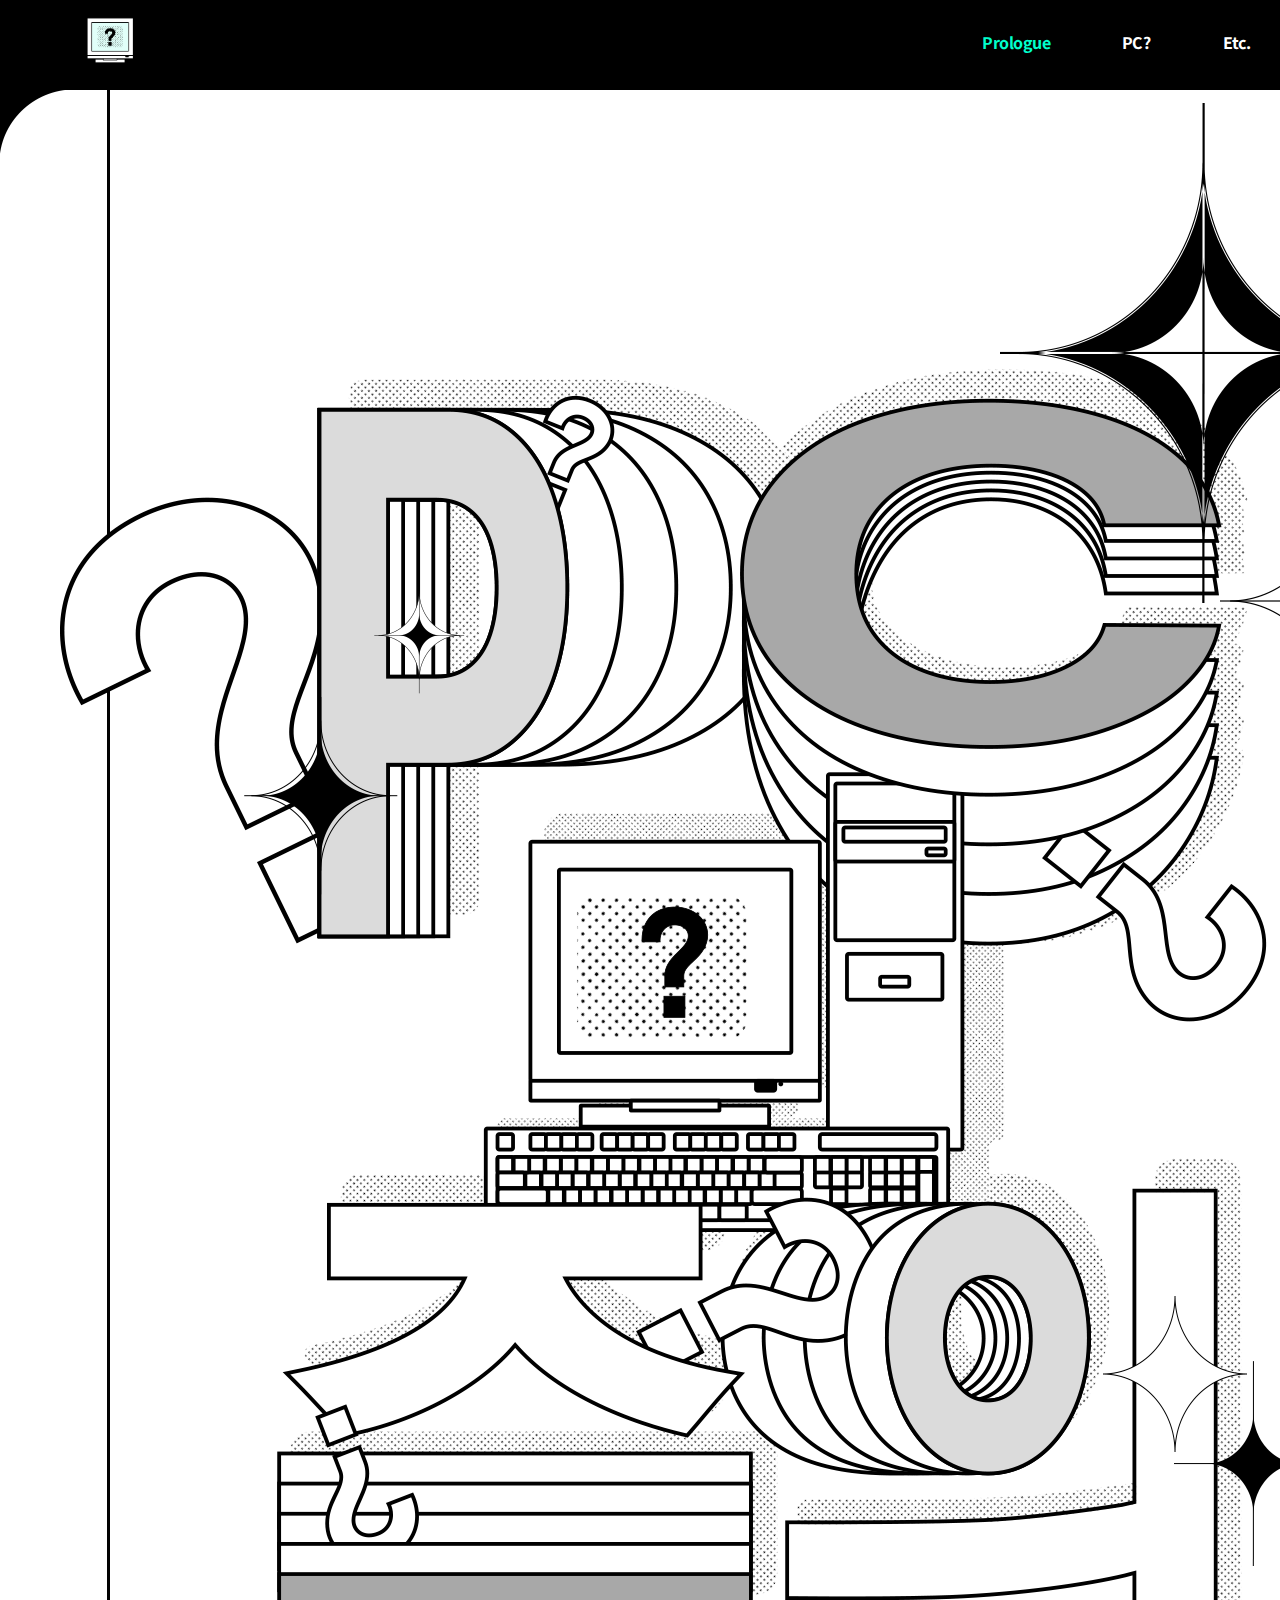
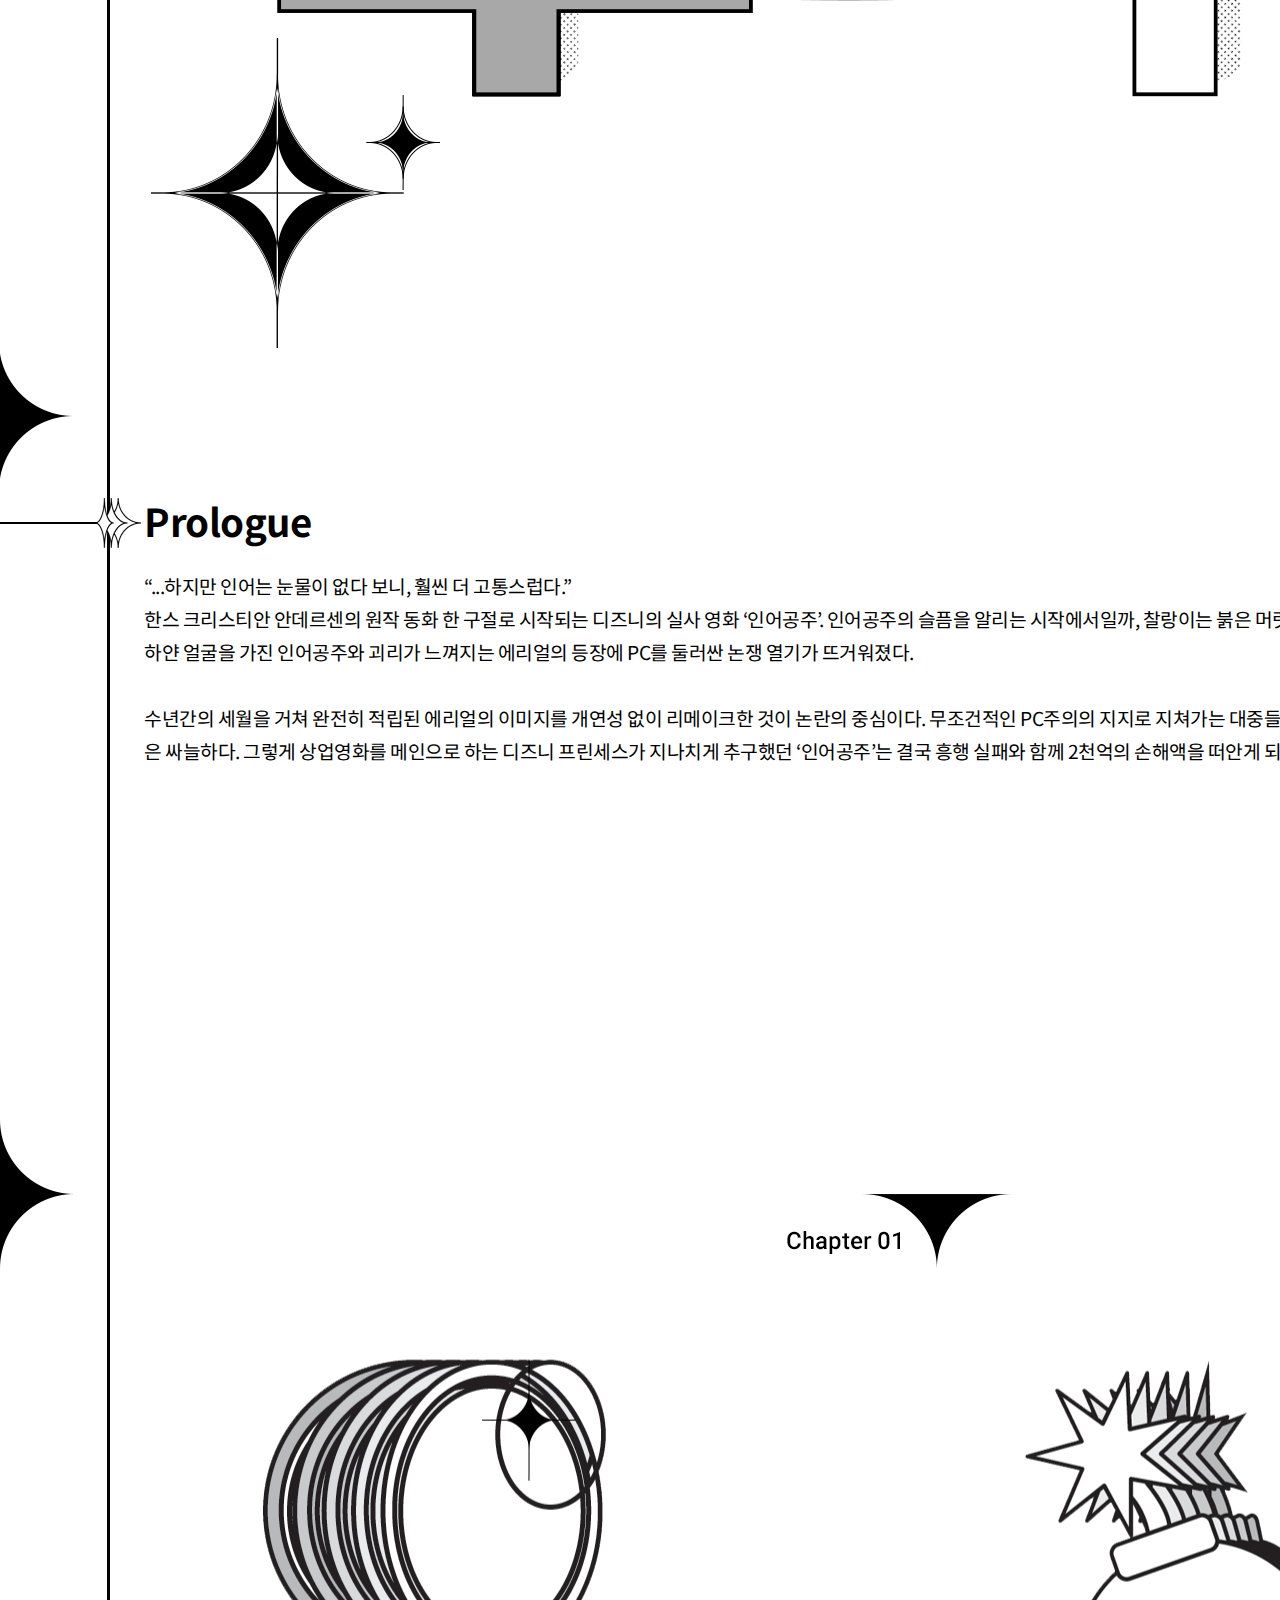
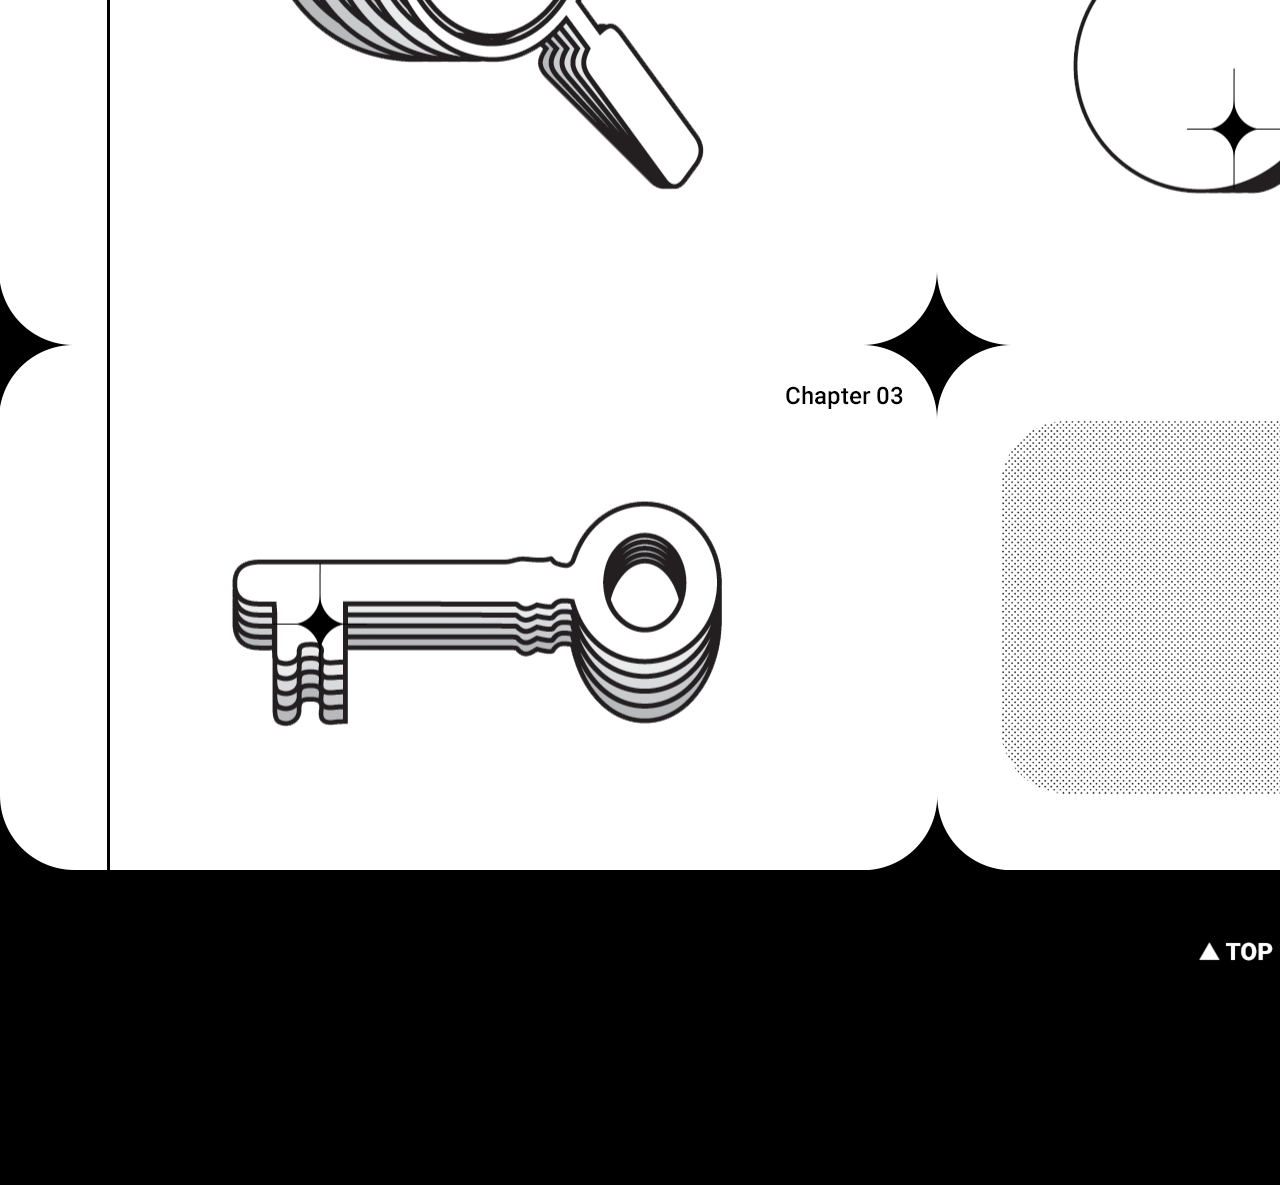
<file: index.html>
<!DOCTYPE html>
<html lang="en">
<head>
    <meta charset="UTF-8">
    <meta name="viewport" content="width=device-width, initial-scale=1.0">
    <title>PC주의</title>
    <link rel="stylesheet" href="index.css">
</head>

<body>
    <div style="width: 1440px;"align: center>
    <header>
    	<div class="container">
	    	<h1>메뉴</h1>
            <div id="imghome">
                <a href="index.html">
                    <img src="./Img/Home.png" 
                    onmouseover="this.src='./Img/Home_change.png'" onmouseout="this.src='./Img/Home.png'">
                </a>
            </div>
	    	<nav>
	    		<ul>
	    			<li class="active"><a href="#contents">Prologue</a>
                </li>
	    			<li><a href="sub1.html">PC?</a></li>
	    			<li><a href="sub1.html#contents2">Etc.</a></li>
	    			<li><a href="sub2.html">How To</a></li>
	    		</ul>
	    	</nav>
    	</div>
    </header>
    <div id="main">
        <div class="mainimg">
            <img src="./Img/main.png" onmouseover="this.src='./Img/main_change.png'" onmouseout="this.src='./Img/main.png'">
        </div>
        <div class="mainbox">
            <div id="contents">
                <p> &nbsp;</p>
                <p> &nbsp;</p>
                <p> &nbsp;</p>
                <p> &nbsp;</p>
                <h1>Prologue</h1>
                <p> &nbsp;</p>
                <p>“...하지만 인어는 눈물이 없다 보니, 훨씬 더 고통스럽다.”</p>
                <p> 한스 크리스티안 안데르센의 원작 동화 한 구절로 시작되는 디즈니의 실사 영화 ‘인어공주’. 인어공주의 슬픔을 알리는 시작에서일까, 찰랑이는 붉은 머릿결과 하얀 얼굴을 가진 인어공주와 괴리가 느껴지는 에리얼의 등장에 PC를 둘러싼 논쟁 열기가 뜨거워졌다. 
                    </p>
                <p> &nbsp;</p>
                <p>             
                    수년간의 세월을 거쳐 완전히 적립된 에리얼의 이미지를 개연성 없이 리메이크한 것이 논란의 중심이다. 무조건적인 PC주의의 지지로 지쳐가는 대중들의 시선은 싸늘하다. 그렇게 상업영화를 메인으로 하는 디즈니 프린세스가 지나치게 추구했던 ‘인어공주’는 결국 흥행 실패와 함께 2천억의 손해액을 떠안게 되었다. 
                    </p>
                <p> &nbsp;</p>
                <p> &nbsp;</p>
                <p> &nbsp;</p>
                <p> &nbsp;</p>
                <p> &nbsp;</p>
                <p> &nbsp;</p>
                <p> &nbsp;</p>
                <p> &nbsp;</p>
                <p> &nbsp;</p>
                <p> &nbsp;</p>
                <p> &nbsp;</p>
                <p> &nbsp;</p>
                <p> &nbsp;</p>   
                <div class="imgcontainer1">
                    <div style="float: left; width: 800px; margin-left: -14px;"><a href="sub1.html"><img src="./Img/r_glasses.png"
                        onmouseover="this.src='./Img/r_glasses2.png'" onmouseout="this.src='./Img/r_glasses.png'"></a></div>
                    <div style="float: left; width: 50px; margin-left: -53px;"><a href="sub1.html#contents2"><img src="./Img/ bomb.png "
                        onmouseover="this.src='./Img/ bomb2.png'" onmouseout="this.src='./Img/ bomb.png'"></a></div>
                    <div style="float: left; width: 800px; margin-left: -14px;"><a href="sub2.html"><img src="./Img/key.png"
                        onmouseover="this.src='./Img/key2.png'" onmouseout="this.src='./Img/key.png'"></a></div>
                </div>
            </div>
            </div>
            <div id="top">
                <a href="index.html"target="_self">
                <img src="./Img/top.png" title="맨 위로"/>
                </a>              
            </div>      

    </div>
</div>
</body>
</html>
</file>
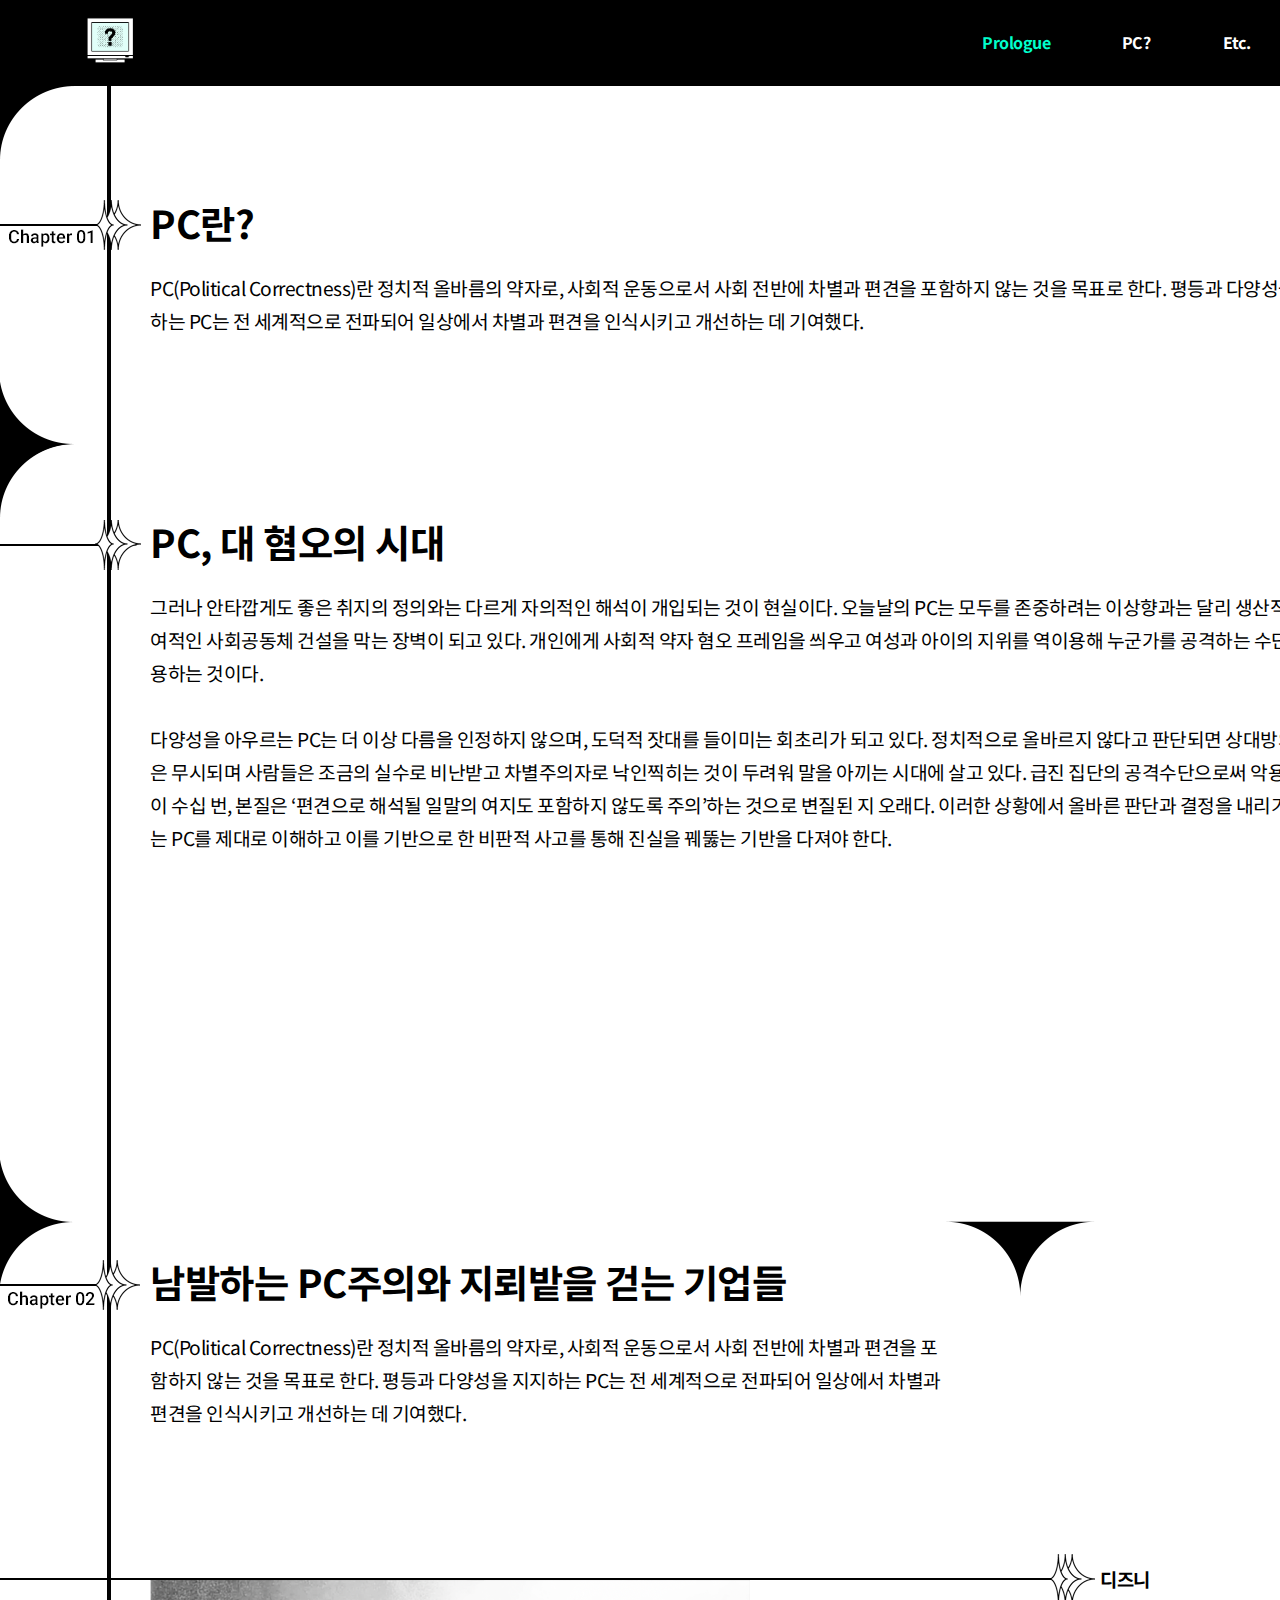
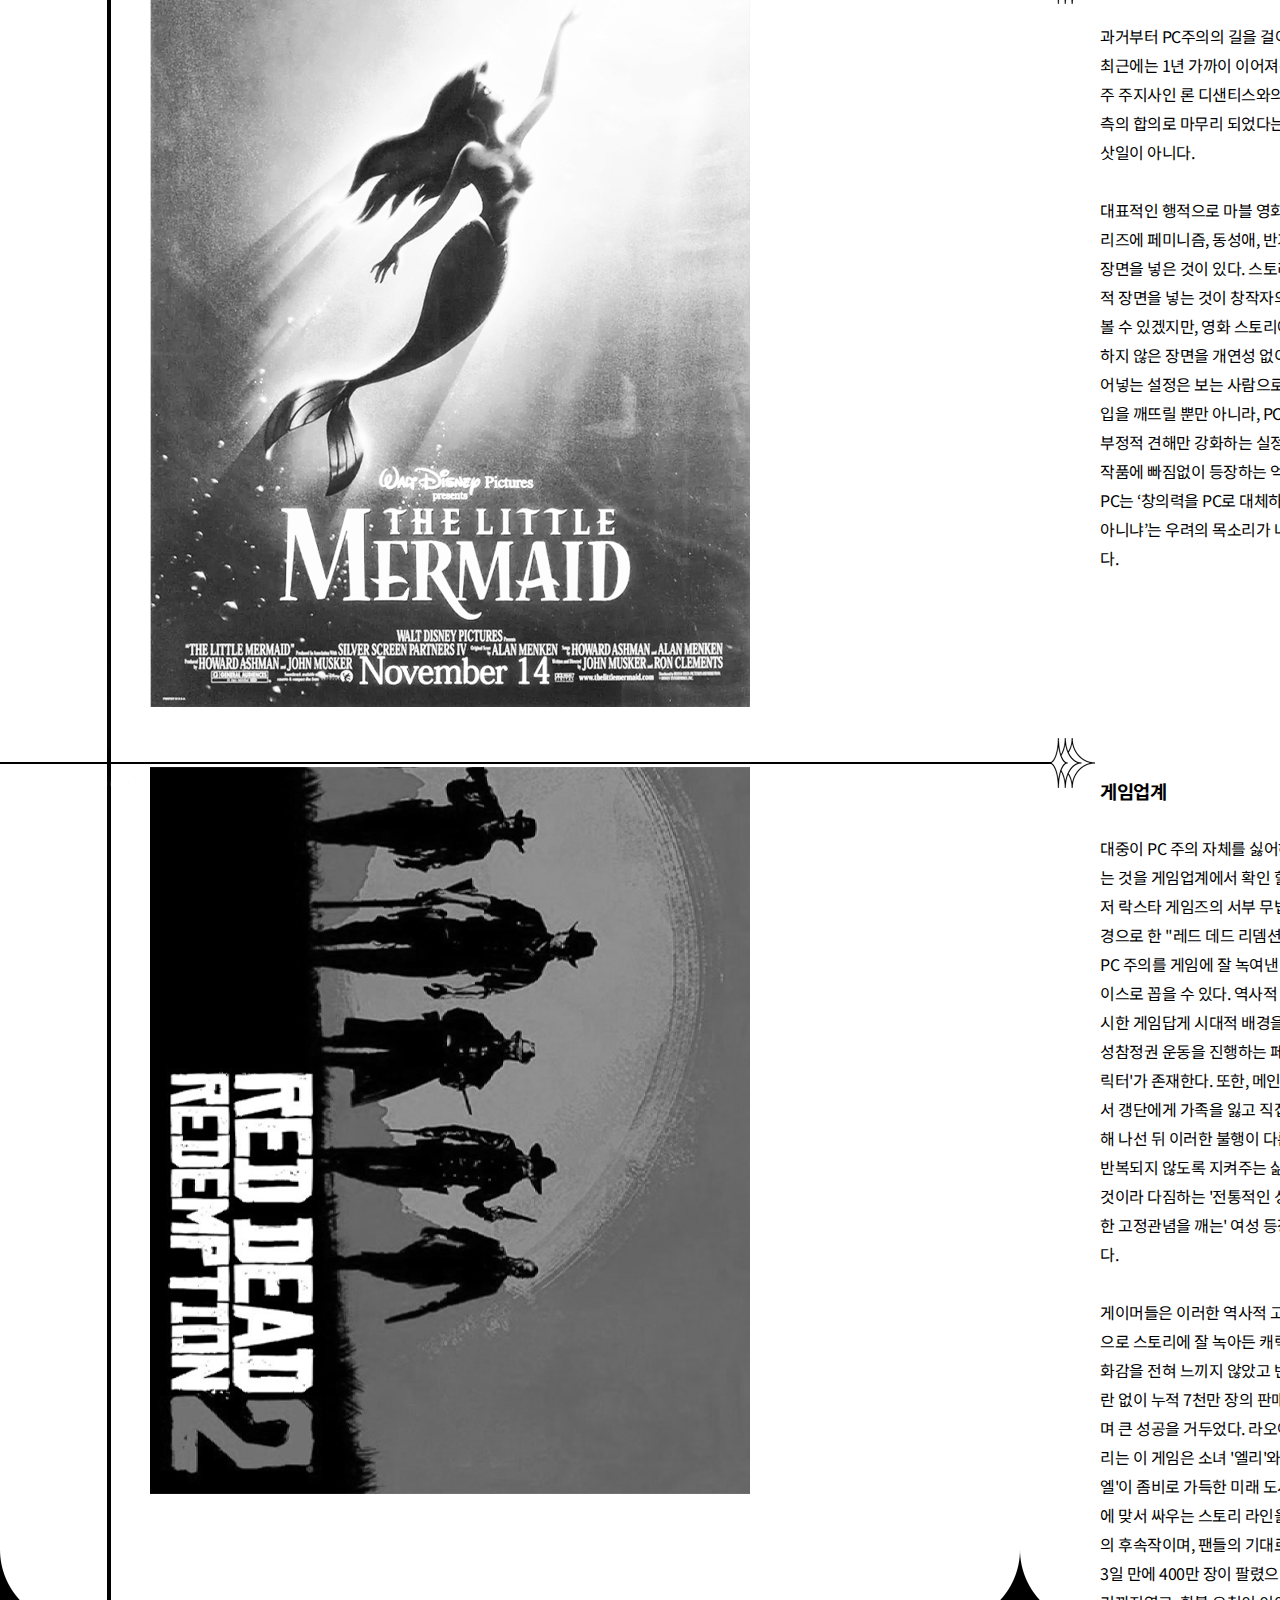
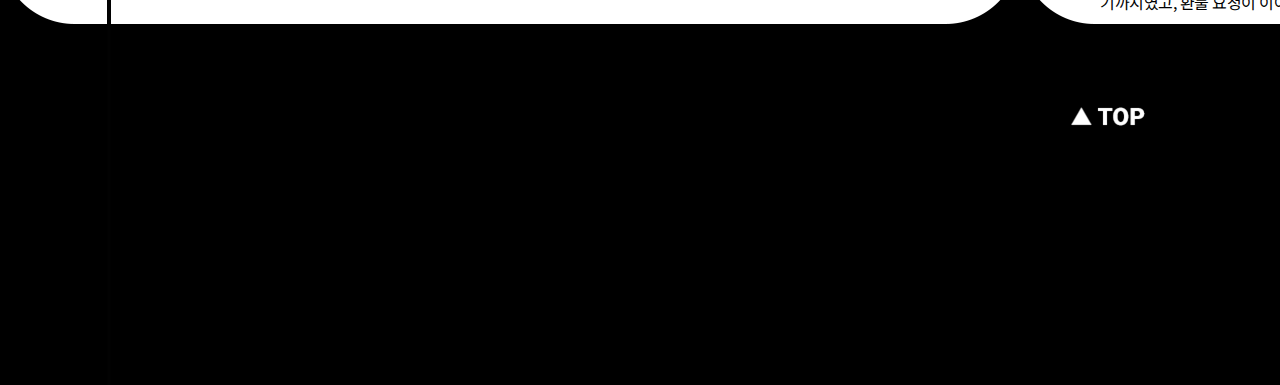
<file: sub1.html>
<!DOCTYPE html>
<html lang="en">
<head>
    <meta charset="UTF-8">
    <meta name="viewport" content="width=device-width, initial-scale=1.0">
    <title>PC?</title>
    <link rel="stylesheet" href="sub1.css">
</head>
<body>
    <div style="width: 1440px;" align: center>
    <header>
    	<div class="container">
	    	<h1>메뉴</h1>
            <div id="imghome">
                <a href="index.html">
                    <img src="./Img/Home.png" 
                    onmouseover="this.src='./Img/Home_change.png'" onmouseout="this.src='./Img/Home.png'">
                </a>
            </div>
	    	<nav>
	    		<ul>
	    			<li class="active"><a href="index.html#contents">Prologue</a>
                </li>
                    <li><a href="sub1.html">PC?</a></li>
                    <li><a href="#contents2">Etc.</a></li>
                    <li><a href="sub2.html">How To</a></li>
	    		</ul>
	    	</nav>
    	</div>
    </header>
    <div id="main">
        <div id="contents">
            <h1>PC란?</h1>
            <p> &nbsp;</p>
            <p> PC(Political Correctness)란 정치적 올바름의 약자로, 사회적 운동으로서 사회 전반에 차별과 편견을 포함하지 않는 것을 목표로 한다. 평등과 다양성을 지지하는 PC는 전 세계적으로 전파되어 일상에서 차별과 편견을 인식시키고 개선하는 데 기여했다. 
                </p>
            </div>
        <div id="contents1">
            <h1>PC, 대 혐오의 시대</h1>
            <p> &nbsp;</p>
            <p> 그러나 안타깝게도 좋은 취지의 정의와는 다르게 자의적인 해석이 개입되는 것이 현실이다. 오늘날의 PC는 모두를 존중하려는 이상향과는 달리 생산적이고 참여적인 사회공동체 건설을 막는 장벽이 되고 있다. 개인에게 사회적 약자 혐오 프레임을 씌우고 여성과 아이의 지위를 역이용해 누군가를 공격하는 수단으로 악용하는 것이다. 
                </p>
            <p> &nbsp;</p>
            <p> 다양성을 아우르는 PC는 더 이상 다름을 인정하지 않으며, 도덕적 잣대를 들이미는 회초리가 되고 있다. 정치적으로 올바르지 않다고 판단되면 상대방의 인권은 무시되며 사람들은 조금의 실수로 비난받고 차별주의자로 낙인찍히는 것이 두려워 말을 아끼는 시대에 살고 있다. 급진 집단의 공격수단으로써 악용되는 것이 수십 번, 본질은 ‘편견으로 해석될 일말의 여지도 포함하지 않도록 주의’하는 것으로 변질된 지 오래다. 이러한 상황에서 올바른 판단과 결정을 내리기 위해서는 PC를 제대로 이해하고 이를 기반으로 한 비판적 사고를 통해 진실을 꿰뚫는 기반을 다져야 한다. 
                </p>
            </div>
        <div id="contents2">
            <p> &nbsp;</p>
            <h1>남발하는 PC주의와 지뢰밭을 걷는 기업들</h1>  
            <p> &nbsp;</p>
            <p> PC(Political Correctness)란 정치적 올바름의 약자로, 사회적 운동으로서 사회 전반에 차별과 편견을 포함하지 않는 것을 목표로 한다. 평등과 다양성을 지지하는 PC는 전 세계적으로 전파되어 일상에서 차별과 편견을 인식시키고 개선하는 데 기여했다. 
                </p>              
        </div>
        <div id="contents3">
            <h3>디즈니</h3>
            <p> &nbsp;</p>
            <p>과거부터 PC주의의 길을 걸어온 디즈니. 최근에는 1년 가까이 이어져온 플로리다주 주지사인 론 디샌티스와의 소송이 양측의 합의로 마무리 되었다는 것 또한 예삿일이 아니다.
            </p>
            <p> &nbsp;</p>
            <p>대표적인 행적으로 마블 영화, 드라마 시리즈에 페미니즘, 동성애, 반기독교 관련 장면을 넣은 것이 있다. 스토리에 PC주의적 장면을 넣는 것이 창작자의 자유로도 볼 수 있겠지만, 영화 스토리에 전혀 필요하지 않은 장면을 개연성 없이 억지로 집어넣는 설정은 보는 사람으로 하여금 몰입을 깨뜨릴 뿐만 아니라, PC주의에 대한 부정적 견해만 강화하는 실정이다. 모든 작품에 빠짐없이 등장하는 억지스러운 PC는 ‘창의력을 PC로 대체하려는 것이 아니냐’는 우려의 목소리가 나오게 하였다. 
            </p>
            <p> &nbsp;</p>
            <p> &nbsp;</p>
            <p> &nbsp;</p>
            <p> &nbsp;</p>
            <p> &nbsp;</p>
            <p> &nbsp;</p>
            <p> &nbsp;</p>
            <h3>게임업계</h3>
            <p> &nbsp;</p>
            <p> 대중이 PC 주의 자체를 싫어하지 않는다는 것을 게임업계에서 확인 할 수 있다. 먼저 락스타 게임즈의 서부 무법 시대를 배경으로 한 "레드 데드 리뎀션 2"의 경우 PC 주의를 게임에 잘 녹여낸 대표적인 케이스로 꼽을 수 있다. 역사적 고증을 중요시한 게임답게 시대적 배경을 반영한 '여성참정권 운동을 진행하는 페미니즘 캐릭터'가 존재한다. 또한, 메인 스토리 상에서 갱단에게 가족을 잃고 직접 복수를 위해 나선 뒤 이러한 불행이 다른 이들에게 반복되지 않도록 지켜주는 삶을 살아갈 것이라 다짐하는 '전통적인 성 역할에 대한 고정관념을 깨는' 여성 등장인물도 있다. 
            </p>
            <p> &nbsp;</p>
            <p> 게이머들은 이러한 역사적 고증을 바탕으로 스토리에 잘 녹아든 캐릭터들에 위화감을 전혀 느끼지 않았고 반발이나 논란 없이 누적 7천만 장의 판매고를 올리며 큰 성공을 거두었다. 라오어 2라고 불리는 이 게임은 소녀 '엘리'와 아저씨 '조엘'이 좀비로 가득한 미래 도시에서 역경에 맞서 싸우는 스토리 라인을 가진 게임의 후속작이며, 팬들의 기대로 게임 출시 3일 만에 400만 장이 팔렸으나 실적은 거기까지였고, 환불 요청이 이어지고 평점은 절반 이하로 떨어졌다.</p>
        </div>
        <div id="imgcontainer">
            <img src="./Img/img1.png"
            onmouseover="this.src='./Img/img1_change.png'" onmouseout="this.src='./Img/img1.png'"></a></div> 
        </div>
        <div id="imgcontainer1">
            <img src="./Img/img2.png"
            onmouseover="this.src='./Img/img2_change.png'" onmouseout="this.src='./Img/img2.png'"></a></div> 
        </div>
        <div id="top">
            <a href="sub1.html"target="_self">
            <img src="./Img/top.png" title="맨 위로"/>
            </a>              
        </div>  
    </div>
</div>
</body>
</html>
</file>
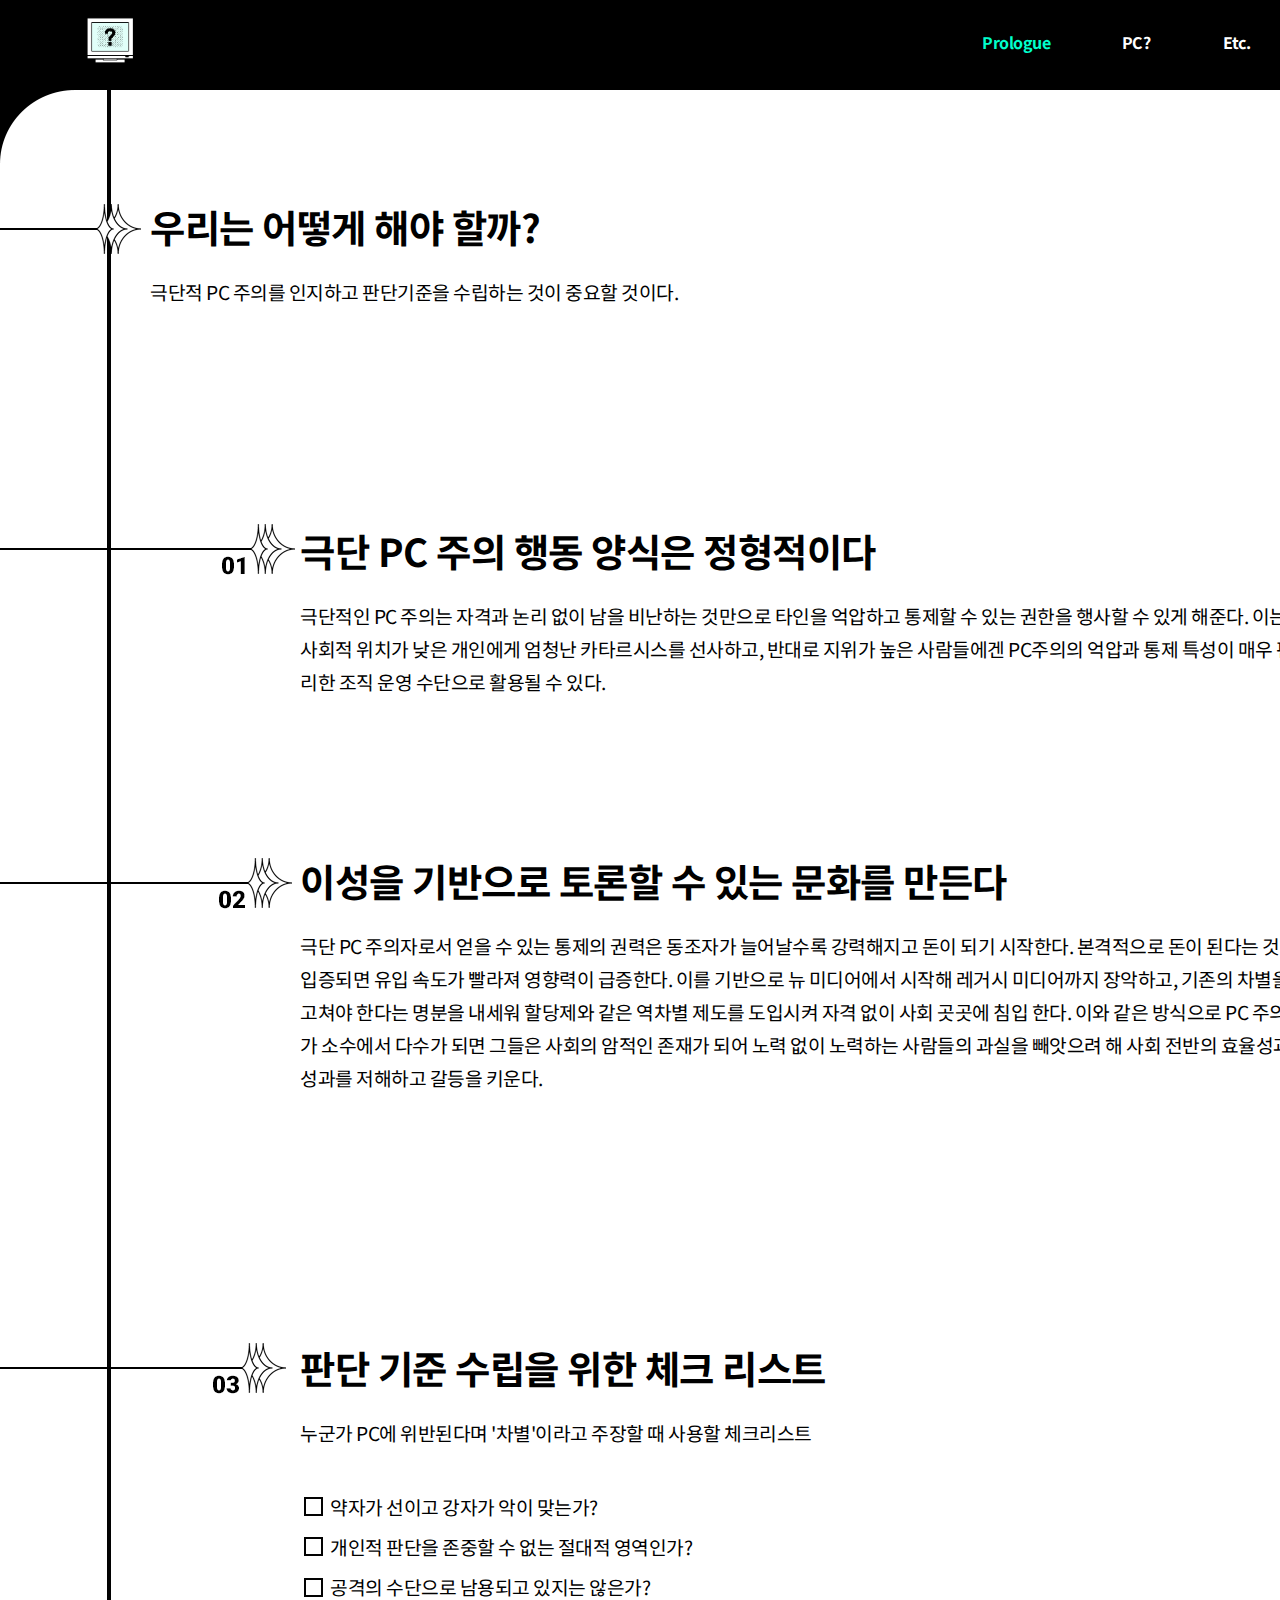
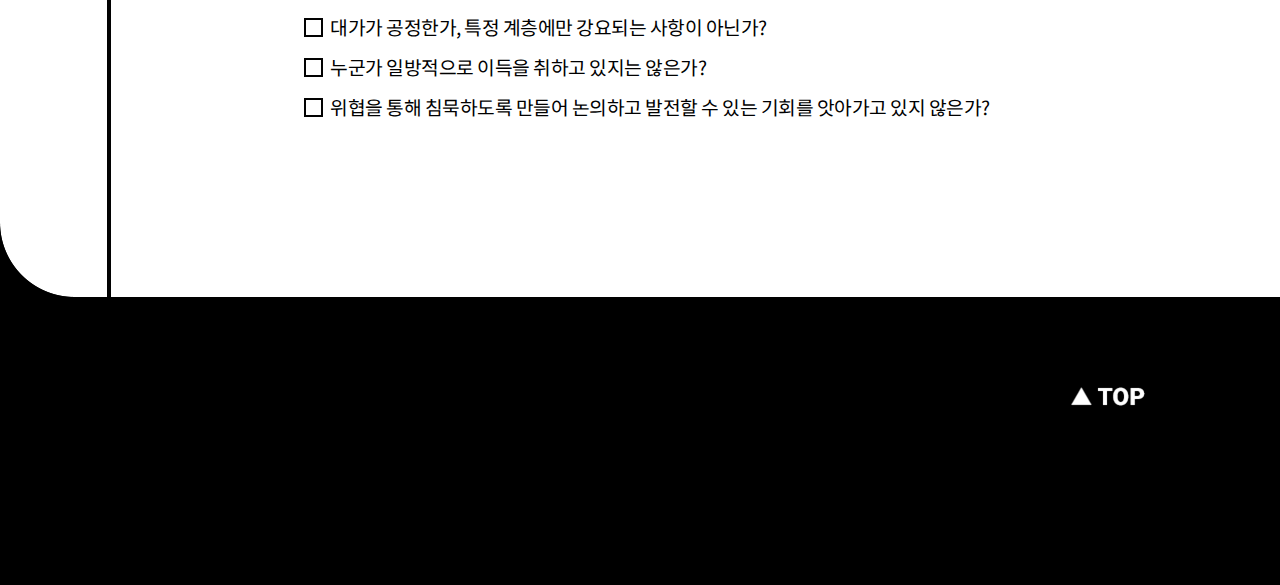
<file: sub2.html>
<!DOCTYPE html>
<html lang="en">
<head>
    <meta charset="UTF-8">
    <meta name="viewport" content="width=device-width, initial-scale=1.0">
    <title>How To</title>
    <link rel="stylesheet" href="sub2.css">
</head>
<body>
    <div style="width: 1440px;" align: center>
    <header>
    	<div class="container">
	    	<h1>메뉴</h1>
	    	<div id="imghome">
                <a href="index.html">
                    <img src="./Img/Home.png" 
                    onmouseover="this.src='./Img/Home_change.png'" onmouseout="this.src='./Img/Home.png'">
                </a>
            </div>
	    	<nav>
	    		<ul>
	    			<li class="active"><a href="index.html#contents">Prologue</a>
                </li>
                    <li><a href="sub1.html">PC?</a></li>
                    <li><a href="sub1.html#contents2">Etc.</a></li>
                    <li><a href="sub2.html">How To</a></li>
	    		</ul>
	    	</nav>
    	</div>
    </header>
    <div id="main">
        <div id="contents">
            <h1>우리는 어떻게 해야 할까?</h1>
            <p> &nbsp;</p>
            <p> 극단적 PC 주의를 인지하고 판단기준을 수립하는 것이 중요할 것이다.</p>
            </div>
        <div id="contents1">
            <h1>극단 PC 주의 행동 양식은 정형적이다</h1>
            <p> &nbsp;</p>
            <p> 극단적인 PC 주의는 자격과 논리 없이 남을 비난하는 것만으로 타인을 억압하고 통제할 수 있는 권한을 행사할 수 있게 해준다. 이는 사회적 위치가 낮은 개인에게 엄청난 카타르시스를 선사하고, 반대로 지위가 높은 사람들에겐 PC주의의 억압과 통제 특성이 매우 편리한 조직 운영 수단으로 활용될 수 있다.                
                </p>
            </div>
        <div id="contents2">
            <p> &nbsp;</p>
            <h1>이성을 기반으로 토론할 수 있는 문화를 만든다</h1>  
            <p> &nbsp;</p>
            <p> 극단 PC 주의자로서 얻을 수 있는 통제의 권력은 동조자가 늘어날수록 강력해지고 돈이 되기 시작한다. 본격적으로 돈이 된다는 것이 입증되면 유입 속도가 빨라져 영향력이 급증한다. 이를 기반으로 뉴 미디어에서 시작해 레거시 미디어까지 장악하고, 기존의 차별을 고쳐야 한다는 명분을 내세워 할당제와 같은 역차별 제도를 도입시켜 자격 없이 사회 곳곳에 침입 한다. 이와 같은 방식으로 PC 주의가 소수에서 다수가 되면 그들은 사회의 암적인 존재가 되어 노력 없이 노력하는 사람들의 과실을 빼앗으려 해 사회 전반의 효율성과 성과를 저해하고 갈등을 키운다.
                </p>              
            </div>
        <div id="contents3">
            <h1>판단 기준 수립을 위한 체크 리스트</h1>
            <p> &nbsp;</p>
            <p> 누군가 PC에 위반된다며 '차별'이라고 주장할 때 사용할 체크리스트</p>
            </div>
        <div id="contents4">
            <p> 약자가 선이고 강자가 악이 맞는가?</p>
            <p> 개인적 판단을 존중할 수 없는 절대적 영역인가?</p>
            <p> 공격의 수단으로 남용되고 있지는 않은가?</p>
            <p> 대가가 공정한가, 특정 계층에만 강요되는 사항이 아닌가?</p>
            <p> 누군가 일방적으로 이득을 취하고 있지는 않은가?</p>
            <p> 위협을 통해 침묵하도록 만들어 논의하고 발전할 수 있는 기회를 앗아가고 있지 않은가?</p>
            </div>
        <div id="imgcontainer">
            <img src="./Img/check.png"
            onmouseover="this.src='./Img/check_change.png'" onmouseout="this.src='./Img/check.png'"></a></div> 
        </div>
        <div id="imgcontainer1">
            <img src="./Img/check.png"
            onmouseover="this.src='./Img/check_change.png'" onmouseout="this.src='./Img/check.png'"></a></div> 
        </div>
        <div id="imgcontainer2">
            <img src="./Img/check.png"
            onmouseover="this.src='./Img/check_change.png'" onmouseout="this.src='./Img/check.png'"></a></div> 
        </div>
        <div id="imgcontainer3">
            <img src="./Img/check.png"
            onmouseover="this.src='./Img/check_change.png'" onmouseout="this.src='./Img/check.png'"></a></div> 
        </div>
        <div id="imgcontainer4">
            <img src="./Img/check.png"
            onmouseover="this.src='./Img/check_change.png'" onmouseout="this.src='./Img/check.png'"></a></div> 
        </div>
        <div id="imgcontainer5">
            <img src="./Img/check.png"
            onmouseover="this.src='./Img/check_change.png'" onmouseout="this.src='./Img/check.png'"></a></div> 
        </div>
        <div id="top">
            <a href="sub2.html"target="_self">
            <img src="./Img/top.png" title="맨 위로"/>
            </a>              
        </div>  
    </div>
</div>
</body>
</html>
</file>
<file: index.css>
@import url('https://fonts.googleapis.com/css2?family=Roboto:wght@400;500&display=swap');
@import url('https://fonts.googleapis.com/css2?family=Noto+Sans+KR:wght@100..900&display=swap');

* {
    margin: 0;
    padding: 0;
    box-sizing: border-box; 
    cursor: url('./Img/Q.png'),auto;
    -ms-overflow-style: none; 
    scrollbar-width: none;
}

h1, p {
    margin: 0;
}

body {
    font-family: 'Noto Sans KR', 'Roboto';
    line-height: 33px;
    letter-spacing : -.5px;
    background-color: #000000;
    position : center
    }

.container {
    width:1270px;
    margin:0 auto;
    }

header img {
    width: 5.5vh;
    padding: 0.75rem 0;
}
header > div {display: flex;justify-content: space-between;align-items: center;}
header h1 {position:absolute;left:-3000px;}
header nav ul {display:flex;text-align: right;}
header nav ul li {padding: 20px 10px;width: 88px;}

header {
    background-color: #000000;
  }
header nav ul li {padding: 0 5px; width: 100px;}
header nav ul li a {
                position:relative;
                display:inline-block;
                line-height:3rem;
                text-align: center;
                font-weight: bold;font-size:1rem;
                color: #fff;
                }
header nav ul li.active a {color: #00ffcc;}
a{
    text-decoration: none; 
    font-weight:bold;
    transition: color 1s;
  }
  a:visited, a:linked {
    color: #000000;
  }
  
  a:hover {
    color: #ff0000;
  }
  


#main {
    position: relative;
    width: 100%;
    height: 4300px;
    background-image: url('./Img/Prologue.png'); 
    background-repeat: no-repeat;
    background-size: 1440px cover;
}

#mainimg {
    position: absolute;
    width: 100%;
}

#mainbox {
        max-width: 1440px;
        height: auto;
        width: 100%;
    }


#contents {
    position: absolute;
    top: 3021px;
    transform: translateY(-55.5%);
    margin-left: 144px;
    font-size: 1.2rem;
    width: 1200px;
}





    
#top {
    position:absolute;
    top: 4050px;
    padding-left: 80%;
}
</file>
<file: sub1.css>
@import url('https://fonts.googleapis.com/css2?family=Roboto:wght@400;500&display=swap');
@import url('https://fonts.googleapis.com/css2?family=Noto+Sans+KR:wght@100..900&display=swap');

* {
    margin: 0;
    padding: 0;
    box-sizing: border-box; 
    cursor: url('./Img/Q.png'),auto;
    -ms-overflow-style: none; 
    scrollbar-width: none;
    
}

body {
    font-family: 'Noto Sans KR', 'Roboto';
    line-height: 33px;
    letter-spacing : -.5px;
    background-color: #000000;
}

h1, p {
    margin: 0;
}

.container {
    width:1270px;
    margin:0 auto;
    }

header img {
    width: 5.5vh;
    padding: 0.75rem 0;
}
header > div {display: flex;justify-content: space-between;align-items: center;}
header h1 {position:absolute;left:-2000px;}
header nav ul {display:flex;text-align: right;}
header nav ul li {padding: 20px 10px;width: 88px;}

header {
    background-color: #000000;
  }
header nav ul li {padding: 0 5px;width: 100px;}
header nav ul li a {
                position:relative;
                display:inline-block;
                line-height:3rem;
                text-align: center;
                font-weight: bold;font-size:1rem;
                color: #fff;
                }
header nav ul li.active a {color: #00ffcc;}
a{
    text-decoration: none; 
    font-weight:bold;
    transition: color 1s;
  }
  a:visited, a:linked {
    color: #000000;
  }
  
  a:hover {
    color: #ff0000;
  }

  #main {
      position: relative;
      width: 100%;
      height: 3500px;
      background-image: url(./Img/PC_.png); 
      background-repeat: no-repeat center center fixed;
      background-size: cover;
  }

#contents {
    position: absolute;
    top: 121px;
    width: 1200px;
    margin-left: 150px;
    font-size: 1.2rem;
}

#contents1 {
    position: absolute;
    top:96px;
    transform: translateY(344px);
    width: 1200px;
    margin-left: 150px;
    font-size: 1.2rem;
}

#contents2 {
    position: absolute;
    top: 305px;
    transform: translateY(842px);
    width: 800px;
    margin-left: 150px;
    font-size: 1.2rem;
}

#contents3 {
    transform: translateY(1479px);
    width: 260px;
    margin-right: 80px;
    float: right;
    font-size: 1rem;
    line-height: 29px;
}


#imgcontainer {
    position:absolute;
    top:1495px;
    margin-left: 150px;
}

#imgcontainer1 {
    position: absolute;
    top: 2367px;
    margin-left: 150px;
    
}

#top {
    position:absolute;
    top: 3300px;
    padding-left: 80%;
}
</file>
<file: sub2.css>
@import url('https://fonts.googleapis.com/css2?family=Roboto:wght@400;500&display=swap');
@import url('https://fonts.googleapis.com/css2?family=Noto+Sans+KR:wght@100..900&display=swap');

* {
    margin: 0;
    padding: 0;
    box-sizing: border-box; 
    -ms-overflow-style: none; 
    scrollbar-width: none;
}

body {
    font-family: 'Noto Sans KR', 'Roboto';
    cursor: url('./Img/Q.png'),auto;
    line-height: 33px;
    letter-spacing : -.5px;
    background-color: #000000;
}

h1, p {
    margin: 0;
}

.container {
    width:1270px;
    margin:0 auto;
    }

header img {
    width: 5.5vh;
    padding: 0.75rem 0;
}
header > div {display: flex;justify-content: space-between;align-items: center;}
header h1 {position:absolute;left:-2000px;}
header nav ul {display:flex;text-align: right;}
header nav ul li {padding: 20px 10px;width: 88px;}

header {
    background-color: #000000;
  }
header nav ul li {padding: 0 5px;width: 100px;}
header nav ul li a {
                position:relative;
                display:inline-block;
                line-height:3rem;
                text-align: center;
                font-weight: bold;font-size:1rem;
                color: #fff;
                }
header nav ul li.active a {color: #00ffcc;}
a{
    text-decoration: none; 
    font-weight:bold;
    transition: color 1s;
  }
  a:visited, a:linked {
    color: #000000;
  }
  
  a:hover {
    color: #ff0000;
  }

  #main {
      position: relative;
      width: 100%;
      height: 2100px;
      background-image: url(./Img/How_To.png); 
      background-repeat: no-repeat center center fixed;
      background-size: cover;
  }

#contents {
    position: absolute;
    top: 125px;
    width: 1200px;
    margin-left: 150px;
    font-size: 1.2rem;
}

#contents1 {
    position: absolute;
    top:105px;
    transform: translateY(344px);
    width: 1000px;
    margin-left: 300px;
    font-size: 1.2rem;
}

#contents2 {
    position: absolute;
    top: 193px;
    transform: translateY(553px);
    width: 1000px;
    margin-left: 300px;
    font-size: 1.2rem;
}

#contents3 {
    position: absolute;
    top: 183px;
    transform: translateY(1083px);
    width: 1200px;
    margin-left: 300px;
    font-size: 1.2rem;
}

#contents4 {
    position: absolute;
    top: 360px;
    transform: translateY(1042px);
    width: 1200px;
    margin-left: 330px;
    font-size: 1.2rem;
    line-height: 40px;
}


#imgcontainer {
    cursor: url('./Img/Checkpoint.png'),auto;
    position:absolute;
    top: 1398.6px;
    margin-left: 290px;
}

#imgcontainer1 {
    cursor: url('./Img/Checkpoint.png'),auto;
    position:absolute;
    top:1523.1px;
    margin-left: 290px;
}

#imgcontainer2 {
    cursor: url('./Img/Checkpoint.png'),auto;
    position:absolute;
    top:1563.6px;
    margin-left: 290px;
}

#imgcontainer3 {
    cursor: url('./Img/Checkpoint.png'),auto;
    position:absolute;
    top:1603.5px;
    margin-left: 290px;
}

#imgcontainer4 {
    cursor: url('./Img/Checkpoint.png'),auto;
    position:absolute;
    top:1644.3px;
    margin-left: 290px;
}

#imgcontainer5 {
    cursor: url('./Img/Checkpoint.png'),auto;
    position:absolute;
    top:1684px;
    margin-left: 290px;
}

#top {
    position:absolute;
    top: 220%;
    padding-left: 80%;
}
</file>
